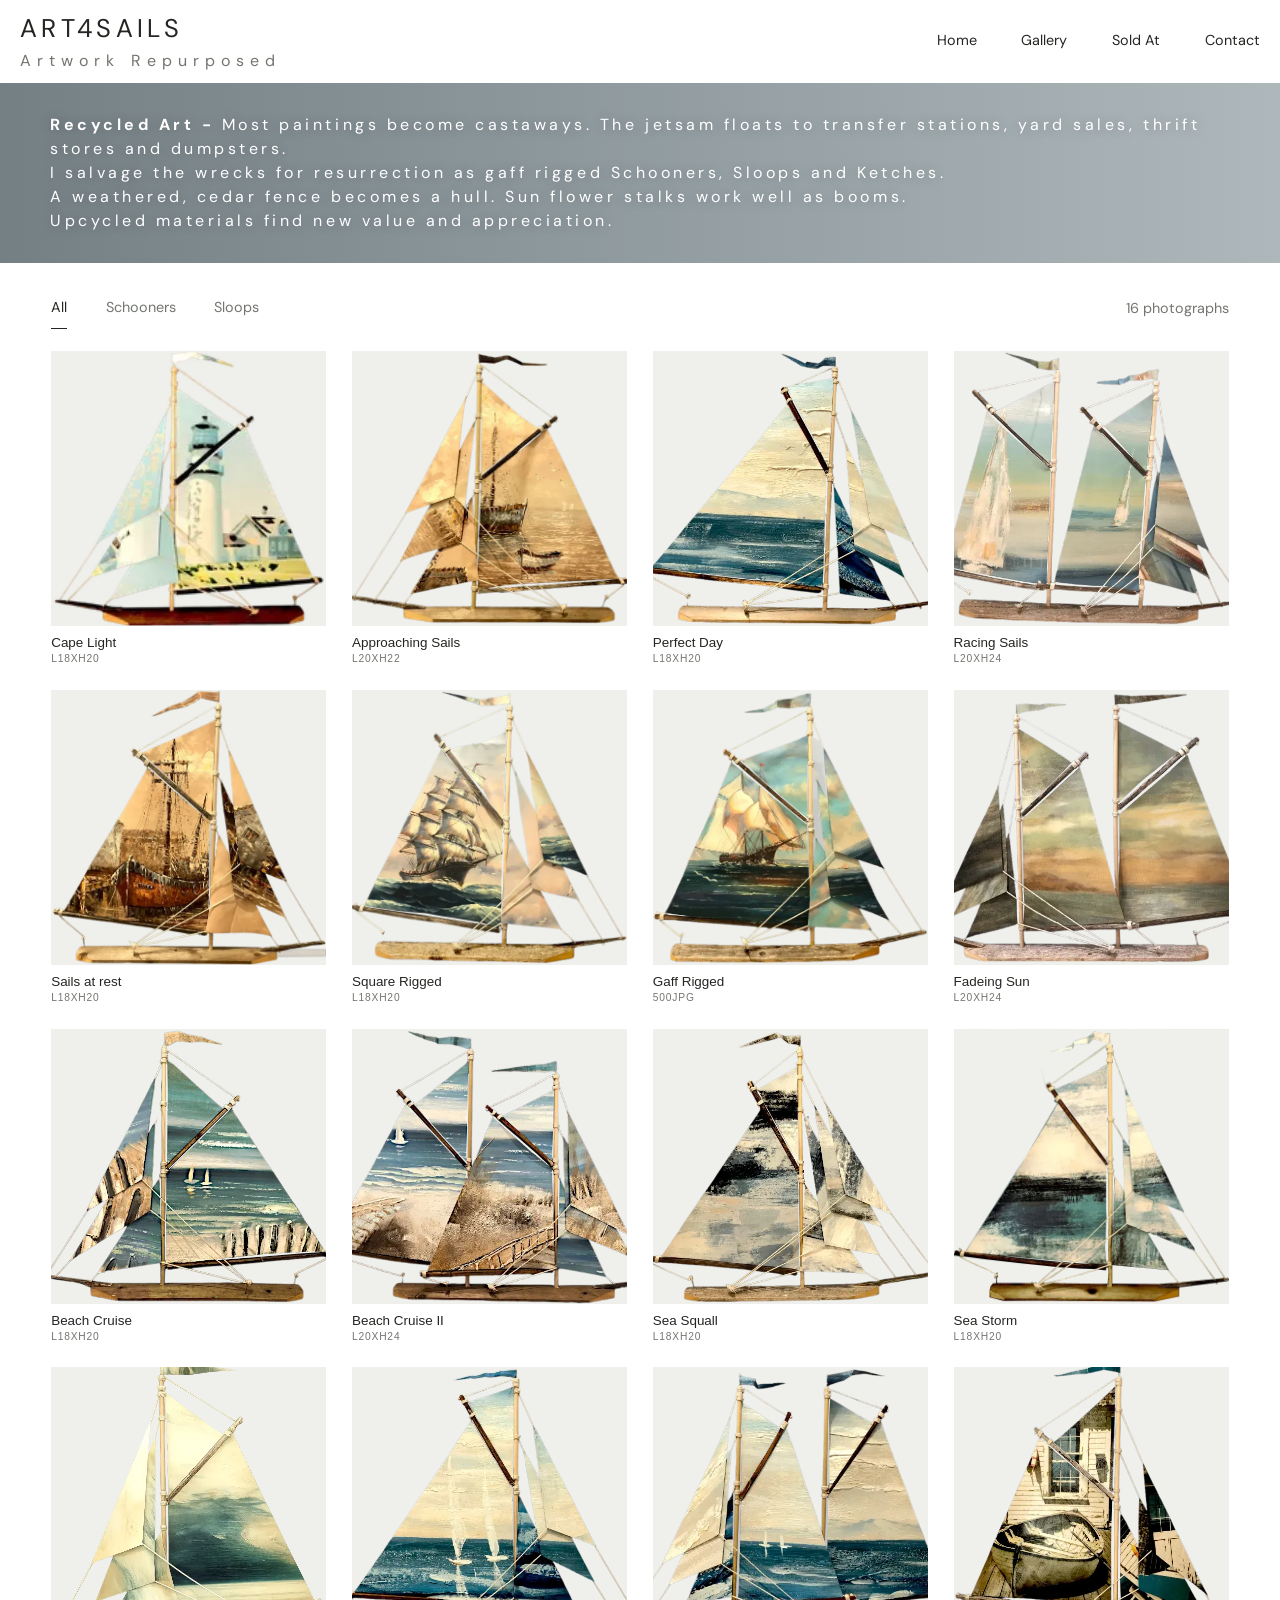
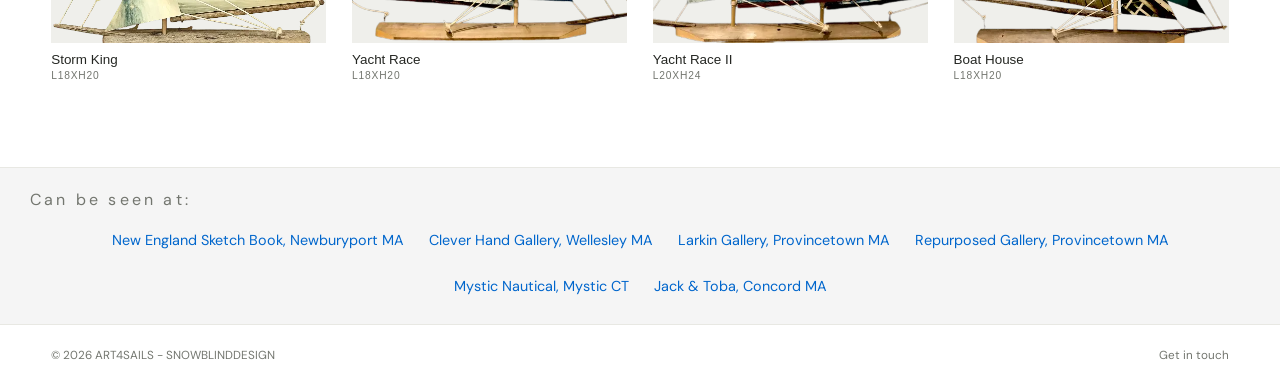
<file: docs/index.html>
<!doctype html>
<html lang="en">
<head>
   <!-- Google tag (gtag.js) --> 
	<script async src="https://www.googletagmanager.com/gtag/js?id=G-YYM295V3M7"></script> 
	<script> 
		window.dataLayer = window.dataLayer || [];
		function gtag(){dataLayer.push(arguments);}
		gtag('js', new Date());
		gtag('config', 'G-YYM295V3M7');
	</script>
  <meta charset="utf-8">
  <!--<meta name="viewport" content="width=device-width, initial-scale=1"> -->
 <meta name="viewport" content="width=device-width, initial-scale=1.0, maximum-scale=1.0,user-scalable=0">
 <meta name="keywords" content="recycled art,upcycled art,repurposed art,handmade art,art 4 sail,art for sale,art for sail,dumpster divers">
  <meta name="description" content="A personal photography portfolio.">
  <title>Art4Sails web2 </title>
  <link rel="stylesheet" href="CSS/styles.css">
</head>
<body>
  <header class="site-header">
    <a class="brand" href="#" aria-label="Home">ART4SAILS <span>Artwork Repurposed</span></a>
    <button class="menu-toggle" id="menuToggle" aria-expanded="false" aria-controls="mainNav">Menu</button>
    <nav id="mainNav" class="main-nav" aria-label="Main navigation">
      <a href="#">Home</a>
	  <a href="#gallery">Gallery</a>
	  <a href="#about">Sold At</a>
	  <a href="mailto:rickfrankosky@comcast.net">Contact</a>
    </nav>
  </header>

  <main>
    <section class="hero" aria-label="Portfolio introduction">
      <div class="hero-copy">
        <p>
<strong>Recycled Art - </strong> Most paintings become castaways. The jetsam floats to transfer stations, yard sales, thrift stores and dumpsters. <br> I salvage the wrecks for resurrection as gaff rigged Schooners, Sloops and Ketches. 
<br>
A weathered, cedar fence becomes a hull.  Sun flower stalks work well as booms.  
<br>
Upcycled materials find new value and appreciation.</p>
      </div>
    </section>

    <section id="gallery" class="gallery-section" aria-label="Photo portfolio">
      <div class="gallery-toolbar">
        <nav id="categoryFilters" class="category-filters" aria-label="Filter gallery by category">
          <button class="filter-button active" data-category="all">All</button>
        </nav>
        <span class="gallery-count" id="galleryCount"></span>
      </div>
      <div id="galleryGrid" class="gallery-grid"></div>
      <p id="emptyMessage" class="empty-message" hidden>No photographs in this collection yet.</p>
    </section>

    <section id="about" class="about-section">
      <p class="eyebrow">Can be seen at:</p>
	  
	<div class="links-container">

    <a href="https://nesketchbook.com/" target="_blank" rel="noopener noreferrer">
         New England Sketch Book, Newburyport MA 
    </a>

    <a href="https://cleverhandgallery.com/" target="_blank" rel="noopener noreferrer">
         Clever Hand Gallery, Wellesley MA 
    </a>

    <a href="http://www.larkingallery.com/" target="_blank" rel="noopener noreferrer">
        Larkin Gallery, Provincetown MA 
    </a>

    <a href="https://repurposedonline.com/" target="_blank" rel="noopener noreferrer">
         Repurposed Gallery, Provincetown MA 
    </a>

    <a href="https://mysticnautical.com/" target="_blank" rel="noopener noreferrer">
         Mystic Nautical, Mystic CT 
    </a>
    <a  href="https://jackandtoba.com/" target="_blank" rel="noopener noreferrer"> Jack &amp; Toba, Concord MA
    </a>

</div>
</section>
  </main>

  <footer class="site-footer">
    <span>© <span id="year"></span> ART4SAILS - SNOWBLINDDESIGN</span>
    <span><a href="mailto:rickfrankosky@comcast.net">Get in touch</a></span>
  </footer>

  <dialog id="lightbox" class="lightbox" aria-label="Photograph viewer">
    <button class="lightbox-close" id="closeLightbox" aria-label="Close photograph viewer">×</button>
    <button class="lightbox-nav prev" id="prevPhoto" aria-label="Previous photograph">‹</button>
    <figure><img id="lightboxImage" alt=""><figcaption id="lightboxCaption"></figcaption></figure>
    <button class="lightbox-nav next" id="nextPhoto" aria-label="Next photograph">›</button>
    <div class="lightbox-counter" id="lightboxCounter"></div>
  </dialog>
  <script src="Java/script.js"></script>
</body>
</html>
</file>
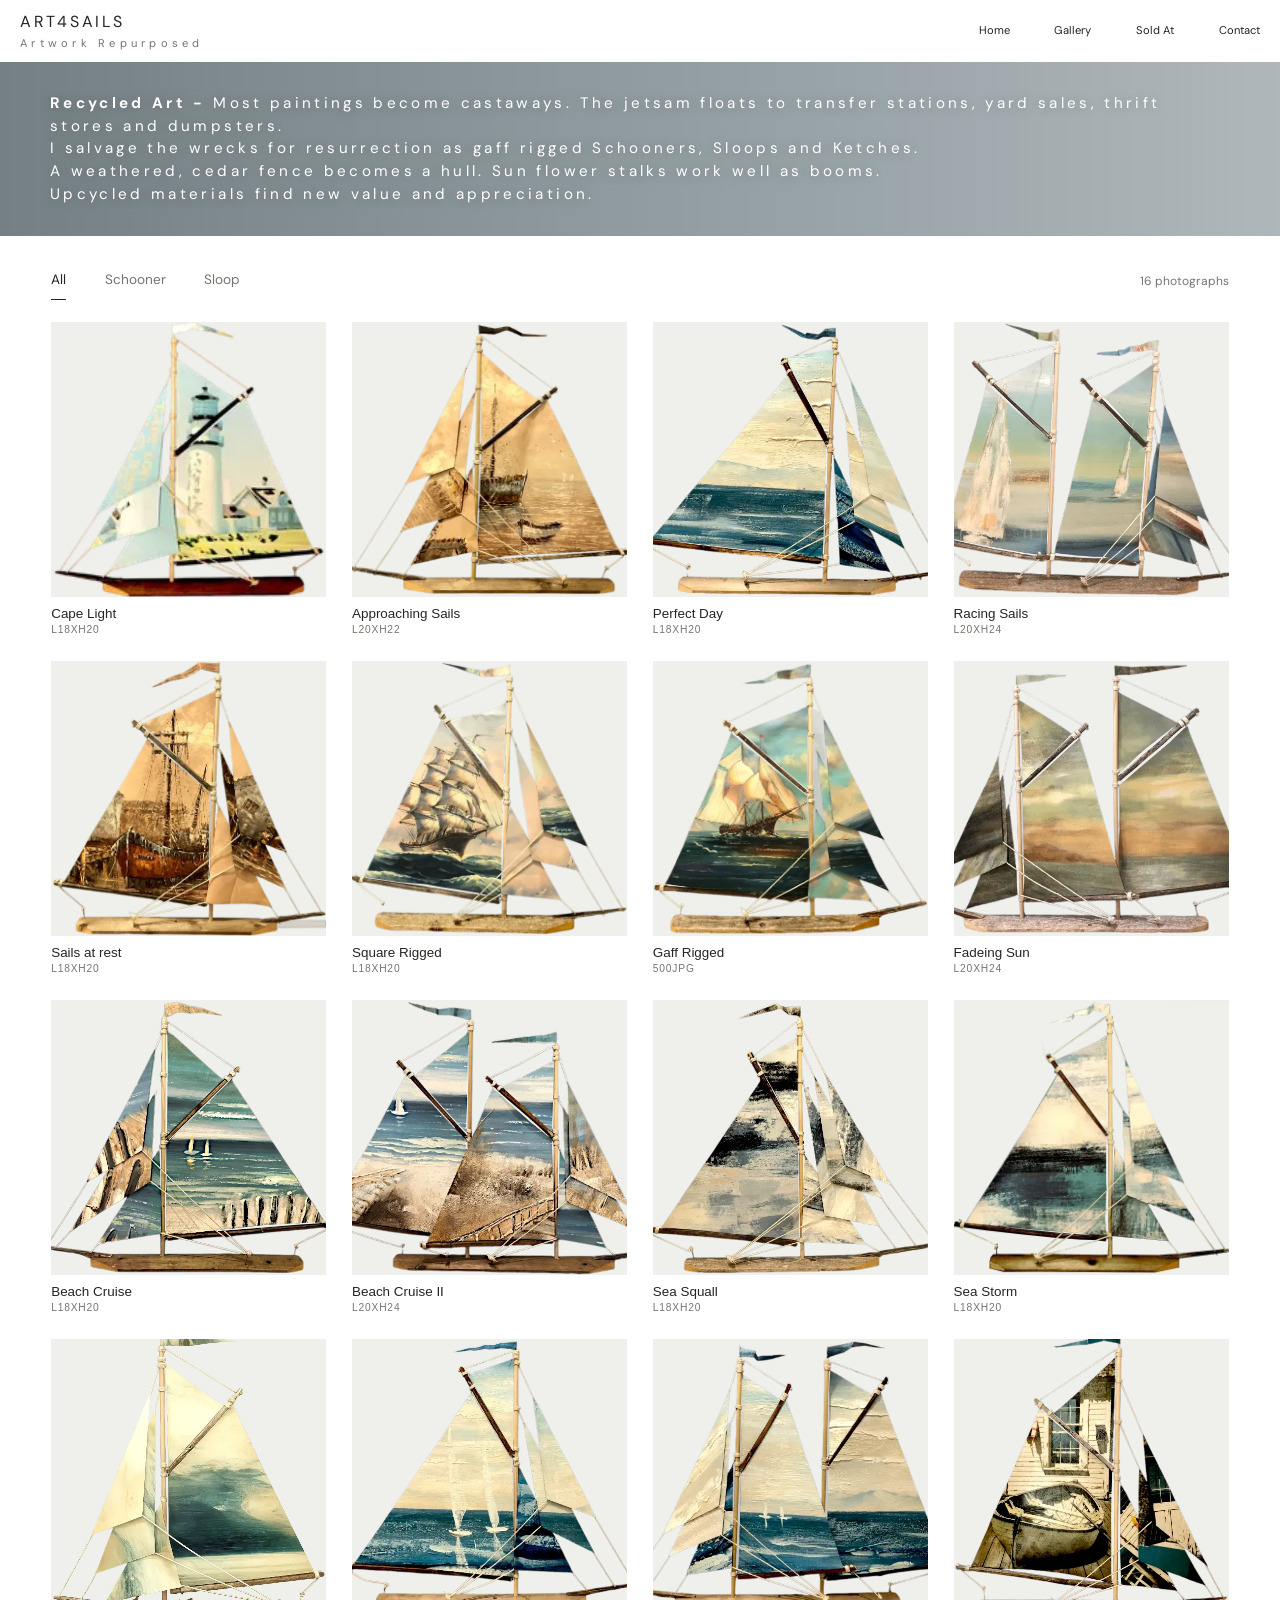
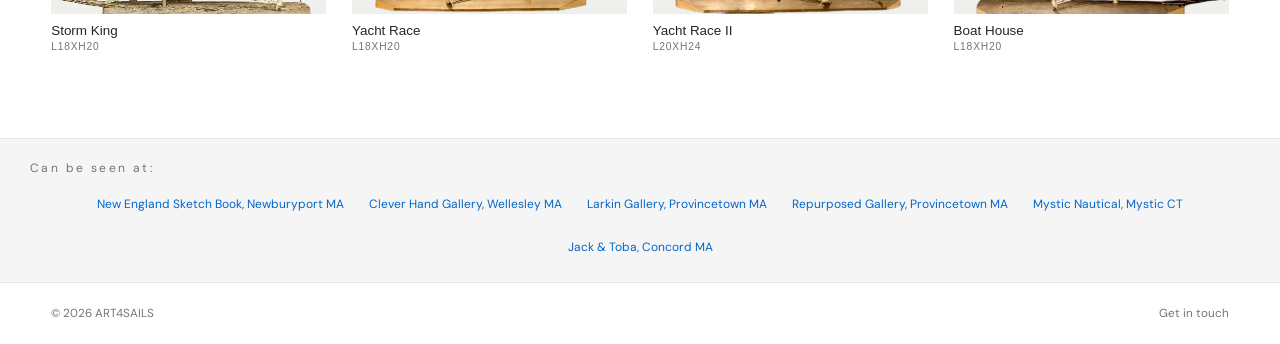
<file: website2/index.html>
<!doctype html>
<html lang="en">
<head>
  <meta charset="utf-8">
  <!--<meta name="viewport" content="width=device-width, initial-scale=1"> -->
 <meta name="viewport" content="width=device-width, initial-scale=1.0, maximum-scale=1.0,user-scalable=0">
 <meta name="keywords" content="recycled art,upcycled art,repurposed art,handmade art,art 4 sail,art for sale,art for sail,dumpster divers">
  <meta name="description" content="A personal photography portfolio.">
  <title>Art4Sails web2 </title>
  <link rel="stylesheet" href="CSS/styles.css">
</head>
<body>
  <header class="site-header">
    <a class="brand" href="#" aria-label="Home">ART4SAILS <span>Artwork Repurposed</span></a>
    <button class="menu-toggle" id="menuToggle" aria-expanded="false" aria-controls="mainNav">Menu</button>
    <nav id="mainNav" class="main-nav" aria-label="Main navigation">
      <a href="#">Home</a><a href="#gallery">Gallery</a><a href="#about">Sold At</a><a href="mailto:you@example.com">Contact</a>
    </nav>
  </header>

  <main>
    <section class="hero" aria-label="Portfolio introduction">
      <div class="hero-copy">
        <p>
<strong>Recycled Art - </strong> Most paintings become castaways. The jetsam floats to transfer stations, yard sales, thrift stores and dumpsters. <br> I salvage the wrecks for resurrection as gaff rigged Schooners, Sloops and Ketches. 
<br>
A weathered, cedar fence becomes a hull.  Sun flower stalks work well as booms.  
<br>
Upcycled materials find new value and appreciation.</p>
      </div>
    </section>

    <section id="gallery" class="gallery-section" aria-label="Photo portfolio">
      <div class="gallery-toolbar">
        <nav id="categoryFilters" class="category-filters" aria-label="Filter gallery by category">
          <button class="filter-button active" data-category="all">All</button>
        </nav>
        <span class="gallery-count" id="galleryCount"></span>
      </div>
      <div id="galleryGrid" class="gallery-grid"></div>
      <p id="emptyMessage" class="empty-message" hidden>No photographs in this collection yet.</p>
    </section>

    <section id="about" class="about-section">
      <p class="eyebrow">Can be seen at:</p>
	  
	<div class="links-container">

    <a href="https://nesketchbook.com/" target="_blank" rel="noopener noreferrer">
         New England Sketch Book, Newburyport MA 
    </a>

    <a href="https://cleverhandgallery.com/" target="_blank" rel="noopener noreferrer">
         Clever Hand Gallery, Wellesley MA 
    </a>

    <a href="http://www.larkingallery.com/" target="_blank" rel="noopener noreferrer">
        Larkin Gallery, Provincetown MA 
    </a>

    <a href="https://repurposedonline.com/" target="_blank" rel="noopener noreferrer">
         Repurposed Gallery, Provincetown MA 
    </a>

    <a href="https://mysticnautical.com/" target="_blank" rel="noopener noreferrer">
         Mystic Nautical, Mystic CT 
    </a>
    <a  href="https://jackandtoba.com/" target="_blank" rel="noopener noreferrer"> Jack &amp; Toba, Concord MA
    </a>

</div>
</section>
  </main>

  <footer class="site-footer">
    <span>© <span id="year"></span> ART4SAILS</span>
    <span><a href="mailto:you@example.com">Get in touch</a></span>
  </footer>

  <dialog id="lightbox" class="lightbox" aria-label="Photograph viewer">
    <button class="lightbox-close" id="closeLightbox" aria-label="Close photograph viewer">×</button>
    <button class="lightbox-nav prev" id="prevPhoto" aria-label="Previous photograph">‹</button>
    <figure><img id="lightboxImage" alt=""><figcaption id="lightboxCaption"></figcaption></figure>
    <button class="lightbox-nav next" id="nextPhoto" aria-label="Next photograph">›</button>
    <div class="lightbox-counter" id="lightboxCounter"></div>
  </dialog>
  <script src="Java/script.js"></script>
</body>
</html>
</file>
<file: docs/CSS/styles.css>
@import url('https://fonts.googleapis.com/css2?family=DM+Sans:wght@400;500;600&family=Playfair+Display:wght@500&display=swap');
:root { --ink:#242622; --muted:#73766f; --paper:#fff; --line:#e8e8e3; --accent:#3d5b68; --max:1600px; }
* { box-sizing:border-box; }
html { scroll-behavior:smooth; }
body { margin:0; color:var(--ink); background:var(--paper); font-family:"DM Sans",Arial,sans-serif; line-height:1.5; font-size:16px;}
a { color:inherit; text-decoration:none; }
.site-header { max-width:var(--max); margin:auto; padding:10px clamp(10px,4vw,20px); display:flex; align-items:center; justify-content:space-between; gap:15px; }
.brand { font-size:clamp(1rem,2vw,2.5rem); font-weight:400; letter-spacing:.17em; white-space:nowrap; }
.brand span { display:block; margin-top:1px; font-size:1rem; letter-spacing:.38em; color:var(--muted); }
.main-nav { display:flex; align-items:center; gap:clamp(20px,3.5vw,52px); font-size:.90rem; }
.main-nav a { padding:8px 0; border-bottom:1px solid transparent; }
.main-nav a:hover { border-color:var(--ink); }
.menu-toggle { display:none; border:1px solid var(--line); background:white; padding:8px 12px; font:inherit; }
.hero { min-height:clamp(20px,3vw,30px); display:flex; align-items:center; background:linear-gradient(90deg,rgba(9,23,31,.48),rgba(9,23,31,.20)),url("") center 54%/cover no-repeat, #d7e0e2; color:white; }

/*.hero h1 { margin:0; font:500 clamp(.75rem,3.4vw,1rem)/1.2 "Playfair Display",Georgia,serif; }*/

.hero-copy { width:100%; max-width:var(--max); margin:auto;padding:0px ; text-shadow:0 1px 12px rgba(0,0,0,.25); }
/*  padding:22px clamp(10px,2vw,30px) */
.hero-copy p { font-size:clamp(1rem,1.2vw,1.5rem); letter-spacing:.22em; margin:30px 50px 30px; }
.hero-copy p span { padding:1.5em; opacity:.8; }

.gallery-section { max-width:var(--max); margin:auto; padding:26px clamp(20px,4vw,64px) 86px; }
.gallery-toolbar { display:flex; align-items:center; justify-content:space-between; gap:20px; margin-bottom:22px; }
.category-filters { display:flex; flex-wrap:wrap; gap:clamp(17px,3vw,44px); }
.filter-button { border:0; border-bottom:1px solid transparent; padding:8px 0 9px; background:transparent; color:var(--muted); font:inherit; font-size:.90rem; cursor:pointer; }
.filter-button:hover,.filter-button.active { color:var(--ink); border-color:var(--ink); }
.gallery-count { color:var(--muted); font-size:.90rem; white-space:nowrap; }
/* Uniform grid: every thumbnail uses the same 4:3 frame; object-fit crops without distortion. */
.gallery-grid { display:grid; grid-template-columns:repeat(4,minmax(0,1fr)); gap:clamp(18px,2vw,30px) clamp(14px,2vw,30px); }
.photo-card { min-width:0; border:0; padding:0; background:transparent; color:inherit; text-align:left; cursor:pointer; }
.photo-card img { display:block; width:100%; aspect-ratio:4/4; object-fit:cover; background:#efefeb; transition:opacity .2s ease; }
.photo-card:hover img { opacity:.86; }
.photo-title { display:block; margin-top:9px; font-size:.84rem; font-weight:400; }
.photo-category { display:block; margin-top:3px; color:var(--muted); font-size:.64rem; letter-spacing:.08em; text-transform:uppercase; }
.empty-message { color:var(--muted); padding:28px 0; }

/*.about-section { border-top:1px solid var(--line); max-width:var(--max); margin:auto; padding:20px clamp(10px,4vw,20px) 46px;background-color: #f5f5f5;}*/

.about-section { border-top:1px solid var(--line); max-width:var(--max); margin:auto; padding:20px clamp(20px,4vw,30px) 20px; background-color: #f5f5f5; }
.eyebrow { margin:0 0 12px; color:var(--muted); font-size:1rem; letter-spacing:.2em; }

.links-container {
    display: flex;
    flex-direction: row;
    flex-wrap: wrap;
    justify-content: center;
    align-items: center;
    gap: 15px;
    padding: 1px;
    width: 100%;
    box-sizing: border-box;
    background-color: #f5f5f5; }

	
.links-container a { color: #0066cc; background: none; padding: 5px; text-decoration: none; font-size: .90rem; }	
	
.links-container a:hover { color: #cc3300; }

/* Keyboard focus */
.links-container a:focus-visible {
    outline: 3px solid orange;
    outline-offset: 3px; }
	
/* for iphones  */
@media (max-width: 600px) {
    .links-container { flex-direction: column; align-items: stretch; gap: 10px; }
    .links-container a { text-align: center; } }	
	

.site-footer { border-top:1px solid var(--line); padding:22px clamp(20px,4vw,64px); display:flex; justify-content:space-between; gap:18px; color:var(--muted); font-size:.73rem; }
.site-footer a:hover { color:var(--ink); }
.lightbox { position:fixed; border:0; padding:48px 64px 35px; width:100vw; height:100vh; max-width:none; max-height:none; margin:0; background:rgba(15,17,17,.97); color:white; overflow:hidden; }
.lightbox::backdrop { background:rgba(0,0,0,.9); }
.lightbox figure { height:100%; margin:0; display:flex; flex-direction:column; justify-content:center; align-items:center; gap:12px; }
.lightbox figure img { max-width:100%; max-height:calc(100vh - 125px); width:auto; height:auto; object-fit:contain; }
.lightbox figcaption { color:#e4e4e0; font-size:.86rem; text-align:center; }
.lightbox-close,.lightbox-nav { position:absolute; z-index:2; border:0; background:transparent; color:white; cursor:pointer; line-height:1; }
.lightbox-close { top:18px; right:24px; font-size:2.4rem; }
.lightbox-nav { top:50%; transform:translateY(-50%); padding:10px; font-size:3.2rem; }
.lightbox-nav.prev { left:16px; } .lightbox-nav.next { right:16px; }
.lightbox-counter { position:absolute; bottom:15px; left:0; right:0; text-align:center; color:#aaa; font-size:.75rem; }
@media(max-width:1100px) { .gallery-grid { grid-template-columns:repeat(3,minmax(0,1fr)); } }
@media(max-width:760px) { .gallery-grid { grid-template-columns:repeat(2,minmax(0,1fr)); } .hero { min-height:220px; } }
@media(max-width:600px) {
  .site-header { padding-top:17px; padding-bottom:17px; position:relative; }
  .brand { font-size:.95rem; letter-spacing:.12em; } .brand span { font-size:.55rem; letter-spacing:.28em; }
  .menu-toggle { display:block; }
  .main-nav { display:none; position:absolute; z-index:5; top:100%; left:0; right:0; padding:15px 22px 20px; background:white; border-top:1px solid var(--line); flex-direction:column; align-items:flex-start; gap:10px; }
  .main-nav.open { display:flex; }
  
  .hero { min-height:190px; }
  .gallery-toolbar { align-items:flex-start; flex-direction:column; gap:8px; }
  .category-filters { gap:18px; }
  .gallery-grid { gap:20px 12px; }
  .photo-title { font-size:.78rem; }
  .photo-category { font-size:.58rem; }
  .lightbox { padding:50px 30px 38px; }
  .lightbox figure img { max-width:100%; max-height:calc(100vh - 135px); }
  .lightbox-nav.prev { left:0; } .lightbox-nav.next { right:0; }
  .site-footer { flex-direction:column; gap:4px; }
}
@media(prefers-reduced-motion:reduce) { html{scroll-behavior:auto} *,*::before,*::after{transition-duration:.01ms!important} }
</file>
<file: website2/CSS/styles.css>
@import url('https://fonts.googleapis.com/css2?family=DM+Sans:wght@400;500;600&family=Playfair+Display:wght@500&display=swap');
:root { --ink:#242622; --muted:#73766f; --paper:#fff; --line:#e8e8e3; --accent:#3d5b68; --max:1600px; }
* { box-sizing:border-box; }
html { scroll-behavior:smooth; }
body { margin:0; color:var(--ink); background:var(--paper); font-family:"DM Sans",Arial,sans-serif; line-height:1.5; }
a { color:inherit; text-decoration:none; }
.site-header { max-width:var(--max); margin:auto; padding:10px clamp(10px,4vw,20px); display:flex; align-items:center; justify-content:space-between; gap:15px; }
.brand { font-size:clamp(.50rem,2vw,1rem); font-weight:400; letter-spacing:.17em; white-space:nowrap; }
.brand span { display:block; margin-top:1px; font-size:.70rem; letter-spacing:.38em; color:var(--muted); }
.main-nav { display:flex; align-items:center; gap:clamp(20px,3.5vw,52px); font-size:.70rem; }
.main-nav a { padding:8px 0; border-bottom:1px solid transparent; }
.main-nav a:hover { border-color:var(--ink); }
.menu-toggle { display:none; border:1px solid var(--line); background:white; padding:8px 12px; font:inherit; }
.hero { min-height:clamp(20px,3vw,30px); display:flex; align-items:center; background:linear-gradient(90deg,rgba(9,23,31,.48),rgba(9,23,31,.20)),url("") center 54%/cover no-repeat, #d7e0e2; color:white; }

/*.hero h1 { margin:0; font:500 clamp(.75rem,3.4vw,1rem)/1.2 "Playfair Display",Georgia,serif; }*/

.hero-copy { width:100%; max-width:var(--max); margin:auto;padding:0px ; text-shadow:0 1px 12px rgba(0,0,0,.25); }
/*  padding:22px clamp(10px,2vw,30px) */
.hero-copy p { font-size:clamp(.75rem,1.2vw,.95rem); letter-spacing:.22em; margin:30px 50px 30px; }
.hero-copy p span { padding:10 .5em; opacity:.8; }

.gallery-section { max-width:var(--max); margin:auto; padding:26px clamp(20px,4vw,64px) 86px; }
.gallery-toolbar { display:flex; align-items:center; justify-content:space-between; gap:20px; margin-bottom:22px; }
.category-filters { display:flex; flex-wrap:wrap; gap:clamp(17px,3vw,44px); }
.filter-button { border:0; border-bottom:1px solid transparent; padding:8px 0 9px; background:transparent; color:var(--muted); font:inherit; font-size:.85rem; cursor:pointer; }
.filter-button:hover,.filter-button.active { color:var(--ink); border-color:var(--ink); }
.gallery-count { color:var(--muted); font-size:.75rem; white-space:nowrap; }
/* Uniform grid: every thumbnail uses the same 4:3 frame; object-fit crops without distortion. */
.gallery-grid { display:grid; grid-template-columns:repeat(4,minmax(0,1fr)); gap:clamp(18px,2vw,30px) clamp(14px,2vw,30px); }
.photo-card { min-width:0; border:0; padding:0; background:transparent; color:inherit; text-align:left; cursor:pointer; }
.photo-card img { display:block; width:100%; aspect-ratio:4/4; object-fit:cover; background:#efefeb; transition:opacity .2s ease; }
.photo-card:hover img { opacity:.86; }
.photo-title { display:block; margin-top:9px; font-size:.84rem; font-weight:400; }
.photo-category { display:block; margin-top:3px; color:var(--muted); font-size:.64rem; letter-spacing:.08em; text-transform:uppercase; }
.empty-message { color:var(--muted); padding:28px 0; }

/*.about-section { border-top:1px solid var(--line); max-width:var(--max); margin:auto; padding:20px clamp(10px,4vw,20px) 46px;background-color: #f5f5f5;}*/

.about-section { border-top:1px solid var(--line); max-width:var(--max); margin:auto; padding:20px clamp(20px,4vw,30px) 20px; background-color: #f5f5f5; }
.eyebrow { margin:0 0 12px; color:var(--muted); font-size:.75rem; letter-spacing:.2em; }

.links-container {
    display: flex;
    flex-direction: row;
    flex-wrap: wrap;
    justify-content: center;
    align-items: center;
    gap: 15px;
    padding: 1px;
    width: 100%;
    box-sizing: border-box;
    background-color: #f5f5f5; }

/* Style individual links 
.links-container a {
    display: inline-block;
    padding: 10px 20px;
    background-color: #336699;
    color: white;
    text-decoration: none;
    border-radius: 5px;
    font-family: Arial, sans-serif;
    font-size: 16px; }  */
	
.links-container a { color: #0066cc; background: none; padding: 5px; text-decoration: none; font-size: 12px; }	

/* Change appearance when mouse hovers 
.links-container a:hover {
    background-color: #224466; }  */
	
.links-container a:hover { color: #cc3300; }

/* Keyboard focus */
.links-container a:focus-visible {
    outline: 3px solid orange;
    outline-offset: 3px; }
	
/* for iphones  */
@media (max-width: 560px) {
    .links-container { flex-direction: column; align-items: stretch; gap: 10px; }
    .links-container a { text-align: center; } }	
	

.site-footer { border-top:1px solid var(--line); padding:22px clamp(20px,4vw,64px); display:flex; justify-content:space-between; gap:18px; color:var(--muted); font-size:.73rem; }
.site-footer a:hover { color:var(--ink); }
.lightbox { position:fixed; border:0; padding:48px 64px 35px; width:100vw; height:100vh; max-width:none; max-height:none; margin:0; background:rgba(15,17,17,.97); color:white; overflow:hidden; }
.lightbox::backdrop { background:rgba(0,0,0,.9); }
.lightbox figure { height:100%; margin:0; display:flex; flex-direction:column; justify-content:center; align-items:center; gap:12px; }
.lightbox figure img { max-width:100%; max-height:calc(100vh - 125px); width:auto; height:auto; object-fit:contain; }
.lightbox figcaption { color:#e4e4e0; font-size:.86rem; text-align:center; }
.lightbox-close,.lightbox-nav { position:absolute; z-index:2; border:0; background:transparent; color:white; cursor:pointer; line-height:1; }
.lightbox-close { top:18px; right:24px; font-size:2.4rem; }
.lightbox-nav { top:50%; transform:translateY(-50%); padding:10px; font-size:3.2rem; }
.lightbox-nav.prev { left:16px; } .lightbox-nav.next { right:16px; }
.lightbox-counter { position:absolute; bottom:15px; left:0; right:0; text-align:center; color:#aaa; font-size:.75rem; }
@media(max-width:1100px) { .gallery-grid { grid-template-columns:repeat(3,minmax(0,1fr)); } }
@media(max-width:760px) { .gallery-grid { grid-template-columns:repeat(2,minmax(0,1fr)); } .hero { min-height:220px; } }
@media(max-width:560px) {
  .site-header { padding-top:17px; padding-bottom:17px; position:relative; }
  .brand { font-size:.95rem; letter-spacing:.12em; } .brand span { font-size:.55rem; letter-spacing:.28em; }
  .menu-toggle { display:block; }
  .main-nav { display:none; position:absolute; z-index:5; top:100%; left:0; right:0; padding:15px 22px 20px; background:white; border-top:1px solid var(--line); flex-direction:column; align-items:flex-start; gap:10px; }
  .main-nav.open { display:flex; }
  
  .hero { min-height:190px; }
  .gallery-toolbar { align-items:flex-start; flex-direction:column; gap:8px; }
  .category-filters { gap:18px; }
  .gallery-grid { gap:20px 12px; }
  .photo-title { font-size:.78rem; }
  .photo-category { font-size:.58rem; }
  .lightbox { padding:50px 30px 38px; }
  .lightbox figure img { max-width:100%; max-height:calc(100vh - 135px); }
  .lightbox-nav.prev { left:0; } .lightbox-nav.next { right:0; }
  .site-footer { flex-direction:column; gap:4px; }
}
@media(prefers-reduced-motion:reduce) { html{scroll-behavior:auto} *,*::before,*::after{transition-duration:.01ms!important} }
</file>
